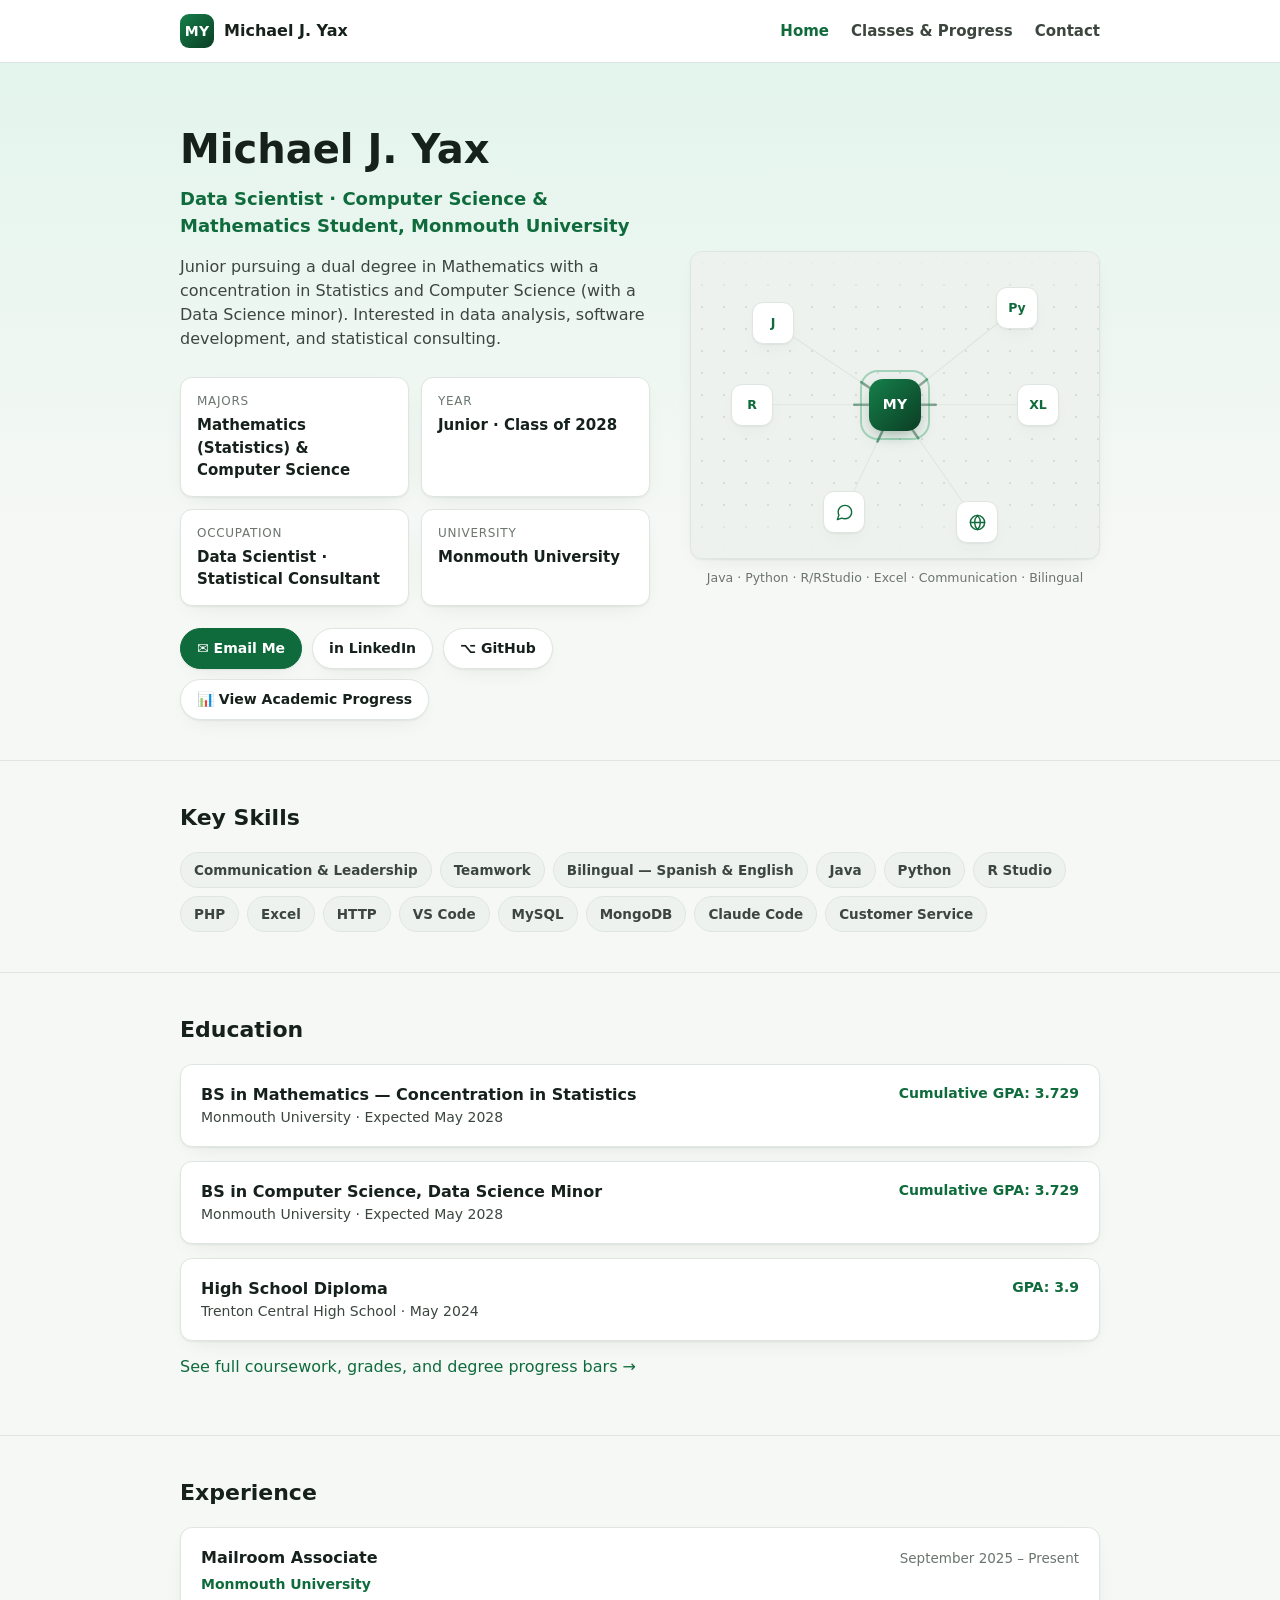
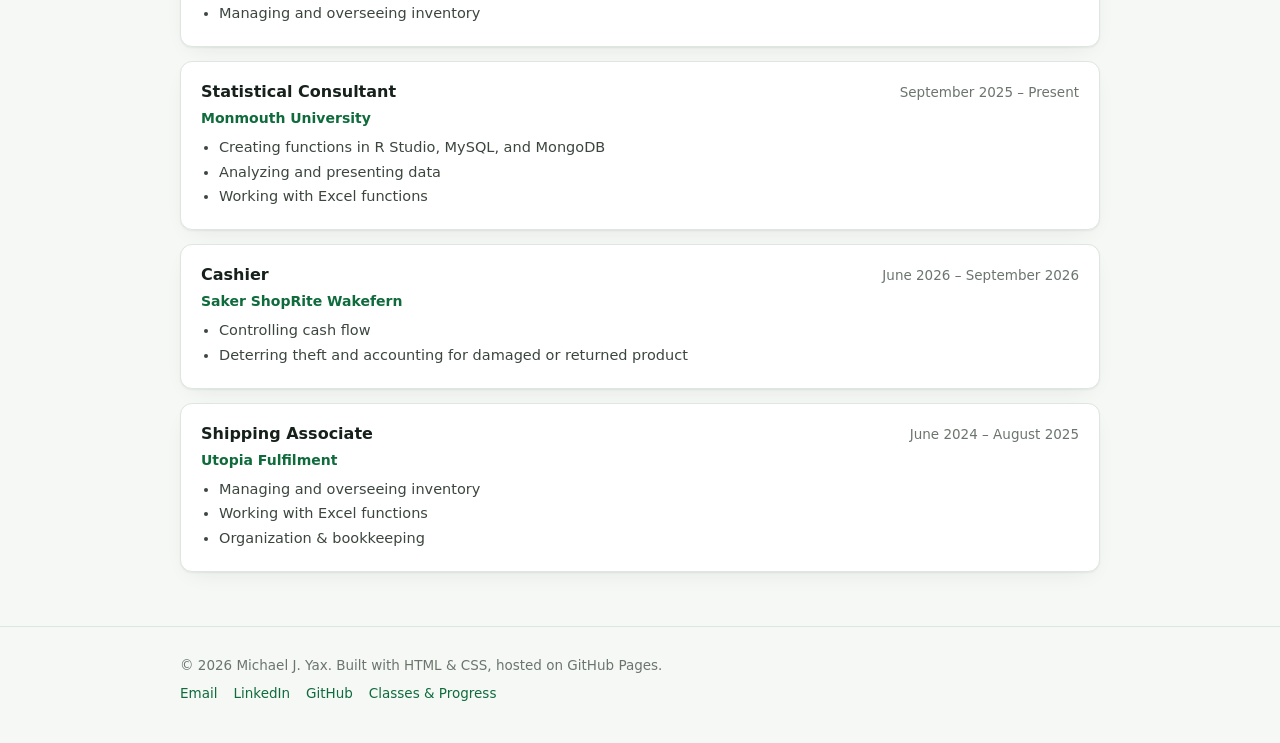
<file: index.html>
<!DOCTYPE html>
<html lang="en">
<head>
<meta charset="UTF-8">
<meta name="viewport" content="width=device-width, initial-scale=1.0">
<title>Michael J. Yax</title>
<meta name="description" content="Michael J. Yax — Data Scientist and Computer Science &amp; Mathematics student at Monmouth University.">
<link rel="icon" href="data:image/svg+xml,%3Csvg xmlns='http://www.w3.org/2000/svg' viewBox='0 0 32 32'%3E%3Crect width='32' height='32' rx='7' fill='%230f6b3c'/%3E%3Ctext x='16' y='22' font-size='15' font-family='Segoe UI,Arial' font-weight='700' fill='white' text-anchor='middle'%3EMY%3C/text%3E%3C/svg%3E">
<link rel="stylesheet" href="styles.css">
</head>
<body>

<header class="site">
  <nav class="nav">
    <a class="brand" href="index.html">
      <span class="mono">MY</span>
      Michael J. Yax
    </a>
    <button class="navtoggle" id="navToggle" aria-label="Toggle menu" aria-expanded="false">☰</button>
    <div class="navlinks" id="navLinks">
      <a href="index.html" class="active">Home</a>
      <a href="classes.html">Classes &amp; Progress</a>
      <a href="mailto:myax7295@gmail.com">Contact</a>
    </div>
  </nav>
</header>

<section class="hero">
  <div class="wrap hero-inner">
    <div class="hero-text">
      <h1>Michael J. Yax</h1>
      <p class="subtitle">Data Scientist · Computer Science &amp; Mathematics Student, Monmouth University</p>
      <p class="lead">Junior pursuing a dual degree in Mathematics with a concentration in Statistics and Computer Science (with a Data Science minor). Interested in data analysis, software development, and statistical consulting.</p>

      <div class="facts">
        <div class="fact">
          <div class="k">Majors</div>
          <div class="v">Mathematics (Statistics) &amp; Computer Science</div>
        </div>
        <div class="fact">
          <div class="k">Year</div>
          <div class="v">Junior · Class of 2028</div>
        </div>
        <div class="fact">
          <div class="k">Occupation</div>
          <div class="v">Data Scientist · Statistical Consultant</div>
        </div>
        <div class="fact">
          <div class="k">University</div>
          <div class="v">Monmouth University</div>
        </div>
      </div>

      <div class="linkrow">
        <a class="pill primary" href="mailto:myax7295@gmail.com">✉ Email Me</a>
        <a class="pill" href="https://www.linkedin.com/in/myax/" target="_blank" rel="noopener">in LinkedIn</a>
        <a class="pill" href="https://github.com/MiK32000" target="_blank" rel="noopener">⌥ GitHub</a>
        <a class="pill" href="classes.html">📊 View Academic Progress</a>
      </div>
    </div>

    <div class="orbit-panel" aria-hidden="true">
      <div class="orbit-card">
        <div class="orbit-dots"></div>
        <div class="orbit-fade"></div>
        <svg class="orbit-svg" viewBox="0 0 400 300" preserveAspectRatio="xMidYMid meet">
          <path d="M200,150 L80,70"   class="orbit-path-bg" />
          <path d="M200,150 L320,55"  class="orbit-path-bg" />
          <path d="M200,150 L60,150"  class="orbit-path-bg" />
          <path d="M200,150 L340,150" class="orbit-path-bg" />
          <path d="M200,150 L150,255" class="orbit-path-bg" />
          <path d="M200,150 L280,265" class="orbit-path-bg" />

          <path d="M200,150 L80,70"   class="orbit-path-anim" stroke="url(#og-1)" style="animation-delay:-0.3s" />
          <path d="M200,150 L320,55"  class="orbit-path-anim" stroke="url(#og-2)" style="animation-delay:-1.1s" />
          <path d="M200,150 L60,150"  class="orbit-path-anim" stroke="url(#og-3)" style="animation-delay:-2.0s" />
          <path d="M200,150 L340,150" class="orbit-path-anim" stroke="url(#og-4)" style="animation-delay:-0.7s" />
          <path d="M200,150 L150,255" class="orbit-path-anim" stroke="url(#og-5)" style="animation-delay:-1.6s" />
          <path d="M200,150 L280,265" class="orbit-path-anim" stroke="url(#og-6)" style="animation-delay:-2.4s" />

          <defs>
            <linearGradient id="og-1" gradientUnits="userSpaceOnUse" x1="200" y1="150" x2="80" y2="70">
              <stop offset="0%" stop-color="transparent" /><stop offset="50%" stop-color="var(--green-500)" stop-opacity="0.9" /><stop offset="100%" stop-color="transparent" />
            </linearGradient>
            <linearGradient id="og-2" gradientUnits="userSpaceOnUse" x1="200" y1="150" x2="320" y2="55">
              <stop offset="0%" stop-color="transparent" /><stop offset="50%" stop-color="var(--green-500)" stop-opacity="0.9" /><stop offset="100%" stop-color="transparent" />
            </linearGradient>
            <linearGradient id="og-3" gradientUnits="userSpaceOnUse" x1="200" y1="150" x2="60" y2="150">
              <stop offset="0%" stop-color="transparent" /><stop offset="50%" stop-color="var(--green-500)" stop-opacity="0.9" /><stop offset="100%" stop-color="transparent" />
            </linearGradient>
            <linearGradient id="og-4" gradientUnits="userSpaceOnUse" x1="200" y1="150" x2="340" y2="150">
              <stop offset="0%" stop-color="transparent" /><stop offset="50%" stop-color="var(--green-500)" stop-opacity="0.9" /><stop offset="100%" stop-color="transparent" />
            </linearGradient>
            <linearGradient id="og-5" gradientUnits="userSpaceOnUse" x1="200" y1="150" x2="150" y2="255">
              <stop offset="0%" stop-color="transparent" /><stop offset="50%" stop-color="var(--green-500)" stop-opacity="0.9" /><stop offset="100%" stop-color="transparent" />
            </linearGradient>
            <linearGradient id="og-6" gradientUnits="userSpaceOnUse" x1="200" y1="150" x2="280" y2="265">
              <stop offset="0%" stop-color="transparent" /><stop offset="50%" stop-color="var(--green-500)" stop-opacity="0.9" /><stop offset="100%" stop-color="transparent" />
            </linearGradient>
          </defs>
        </svg>

        <div class="orbit-center">MY</div>

        <div class="orbit-node" style="left:20%; top:23.33%; animation-delay:.1s;"><span class="mark">J</span></div>
        <div class="orbit-node" style="left:80%; top:18.33%; animation-delay:.2s;"><span class="mark">Py</span></div>
        <div class="orbit-node" style="left:15%; top:50%; animation-delay:.3s;"><span class="mark">R</span></div>
        <div class="orbit-node" style="left:85%; top:50%; animation-delay:.4s;"><span class="mark">XL</span></div>
        <div class="orbit-node" style="left:37.5%; top:85%; animation-delay:.5s;" title="Communication">
          <svg viewBox="0 0 24 24" fill="none" stroke="currentColor" stroke-width="1.8" stroke-linecap="round" stroke-linejoin="round"><path d="M21 11.5a8.38 8.38 0 0 1-.9 3.8 8.5 8.5 0 0 1-7.6 4.7 8.38 8.38 0 0 1-3.8-.9L3 21l1.9-5.7a8.38 8.38 0 0 1-.9-3.8 8.5 8.5 0 0 1 4.7-7.6 8.38 8.38 0 0 1 3.8-.9h.5a8.48 8.48 0 0 1 8 8v.5z"/></svg>
        </div>
        <div class="orbit-node" style="left:70%; top:88.33%; animation-delay:.6s;" title="Bilingual">
          <svg viewBox="0 0 24 24" fill="none" stroke="currentColor" stroke-width="1.8" stroke-linecap="round" stroke-linejoin="round"><circle cx="12" cy="12" r="9"/><path d="M3 12h18M12 3a13 13 0 0 1 0 18 13 13 0 0 1 0-18z"/></svg>
        </div>
      </div>
      <p class="orbit-caption">Java · Python · R/RStudio · Excel · Communication · Bilingual</p>
    </div>
  </div>
</section>

<section class="block">
  <div class="wrap">
    <h2>Key Skills</h2>
    <div class="badges">
      <span class="badge">Communication &amp; Leadership</span>
      <span class="badge">Teamwork</span>
      <span class="badge">Bilingual — Spanish &amp; English</span>
      <span class="badge">Java</span>
      <span class="badge">Python</span>
      <span class="badge">R Studio</span>
      <span class="badge">PHP</span>
      <span class="badge">Excel</span>
      <span class="badge">HTTP</span>
      <span class="badge">VS Code</span>
      <span class="badge">MySQL</span>
      <span class="badge">MongoDB</span>
      <span class="badge">Claude Code</span>
      <span class="badge">Customer Service</span>
    </div>
  </div>
</section>

<section class="block">
  <div class="wrap">
    <h2>Education</h2>
    <div class="card edu-card">
      <div>
        <div class="name">BS in Mathematics — Concentration in Statistics</div>
        <div class="school">Monmouth University · Expected May 2028</div>
      </div>
      <div class="gpa">Cumulative GPA: 3.729</div>
    </div>
    <div class="card edu-card">
      <div>
        <div class="name">BS in Computer Science, Data Science Minor</div>
        <div class="school">Monmouth University · Expected May 2028</div>
      </div>
      <div class="gpa">Cumulative GPA: 3.729</div>
    </div>
    <div class="card edu-card">
      <div>
        <div class="name">High School Diploma</div>
        <div class="school">Trenton Central High School · May 2024</div>
      </div>
      <div class="gpa">GPA: 3.9</div>
    </div>
    <p class="cta-inline"><a href="classes.html">See full coursework, grades, and degree progress bars →</a></p>
  </div>
</section>

<section class="block">
  <div class="wrap">
    <h2>Experience</h2>

    <div class="card">
      <div class="row-top">
        <span class="title">Mailroom Associate</span>
        <span class="dates">September 2025 – Present</span>
      </div>
      <div class="org">Monmouth University</div>
      <ul>
        <li>Managing and overseeing inventory</li>
      </ul>
    </div>

    <div class="card">
      <div class="row-top">
        <span class="title">Statistical Consultant</span>
        <span class="dates">September 2025 – Present</span>
      </div>
      <div class="org">Monmouth University</div>
      <ul>
        <li>Creating functions in R Studio, MySQL, and MongoDB</li>
        <li>Analyzing and presenting data</li>
        <li>Working with Excel functions</li>
      </ul>
    </div>

    <div class="card">
      <div class="row-top">
        <span class="title">Cashier</span>
        <span class="dates">June 2026 – September 2026</span>
      </div>
      <div class="org">Saker ShopRite Wakefern</div>
      <ul>
        <li>Controlling cash flow</li>
        <li>Deterring theft and accounting for damaged or returned product</li>
      </ul>
    </div>

    <div class="card">
      <div class="row-top">
        <span class="title">Shipping Associate</span>
        <span class="dates">June 2024 – August 2025</span>
      </div>
      <div class="org">Utopia Fulfilment</div>
      <ul>
        <li>Managing and overseeing inventory</li>
        <li>Working with Excel functions</li>
        <li>Organization &amp; bookkeeping</li>
      </ul>
    </div>
  </div>
</section>

<footer class="site">
  <div class="wrap">
    <div>© <span id="year"></span> Michael J. Yax. Built with HTML &amp; CSS, hosted on GitHub Pages.</div>
    <div class="flinks">
      <a href="mailto:myax7295@gmail.com">Email</a>
      <a href="https://www.linkedin.com/in/myax/" target="_blank" rel="noopener">LinkedIn</a>
      <a href="https://github.com/MiK32000" target="_blank" rel="noopener">GitHub</a>
      <a href="classes.html">Classes &amp; Progress</a>
    </div>
  </div>
</footer>

<script src="script.js"></script>
</body>
</html>
</file>
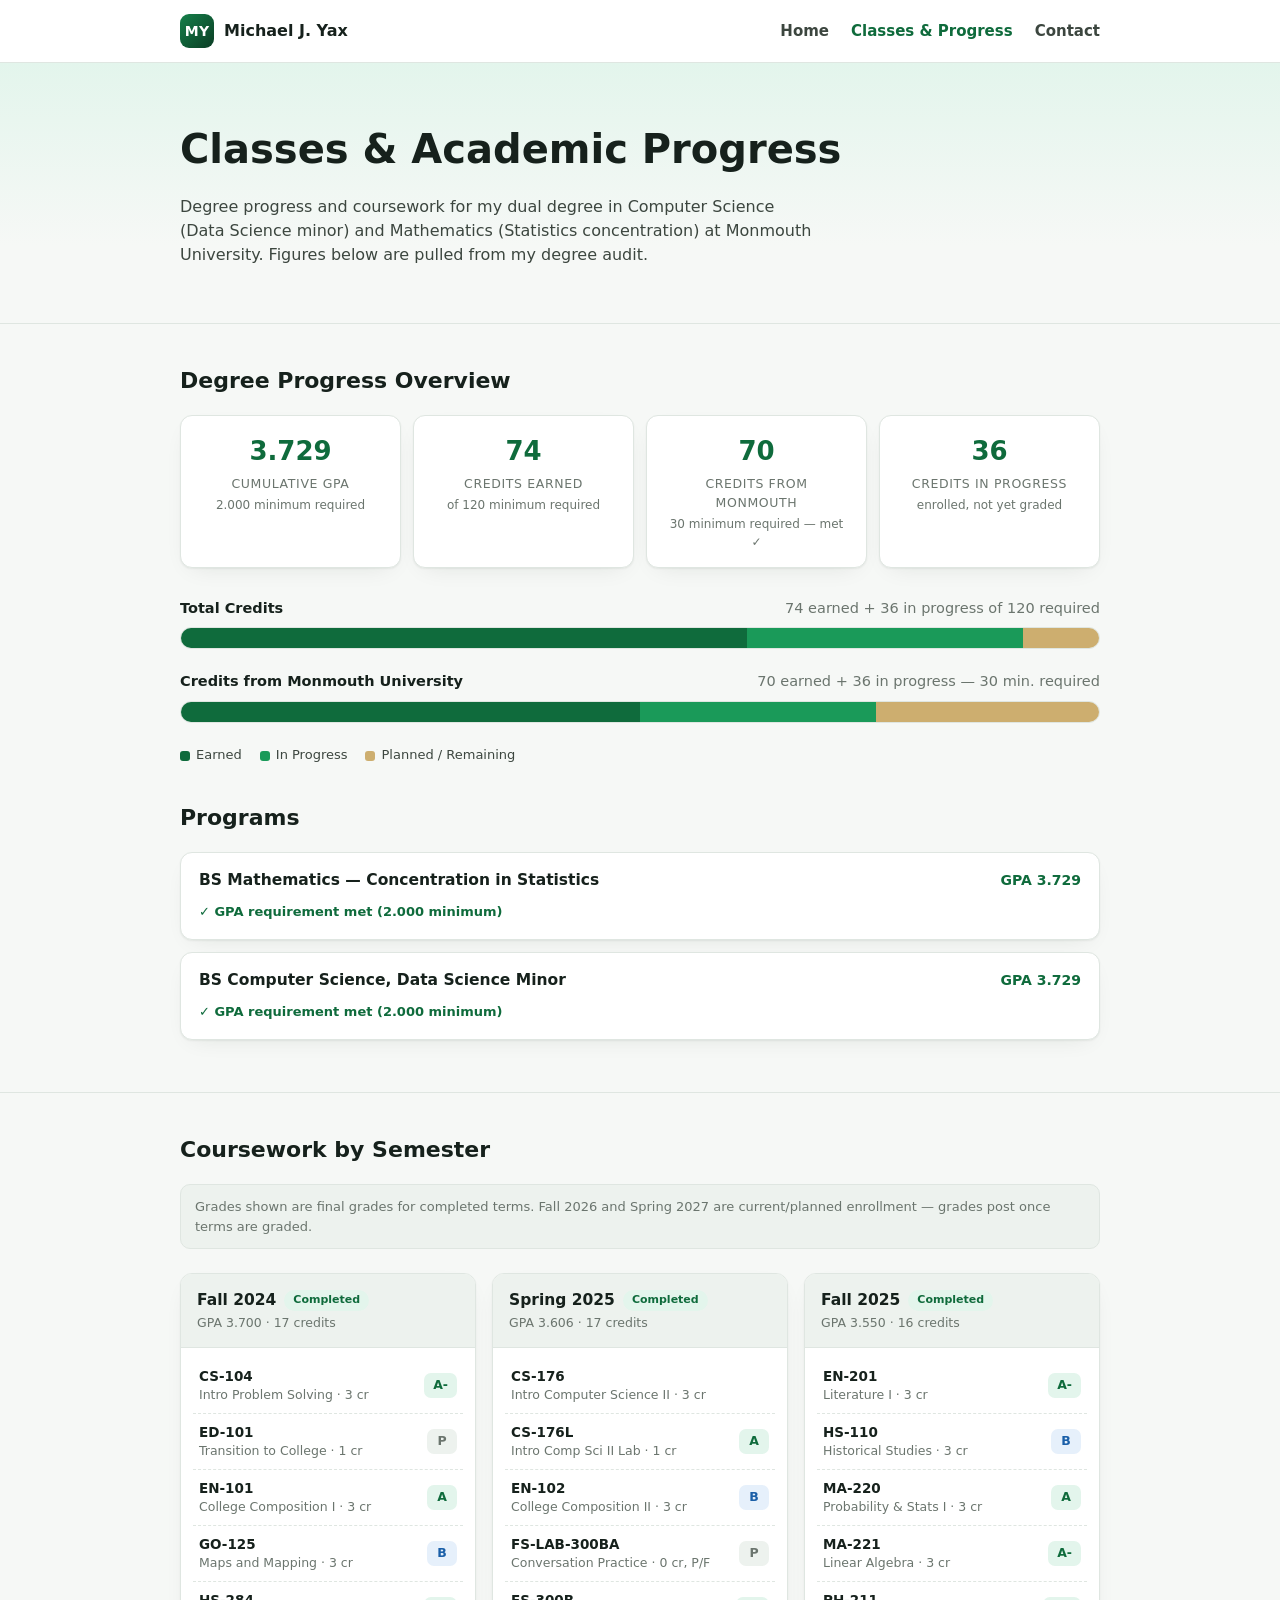
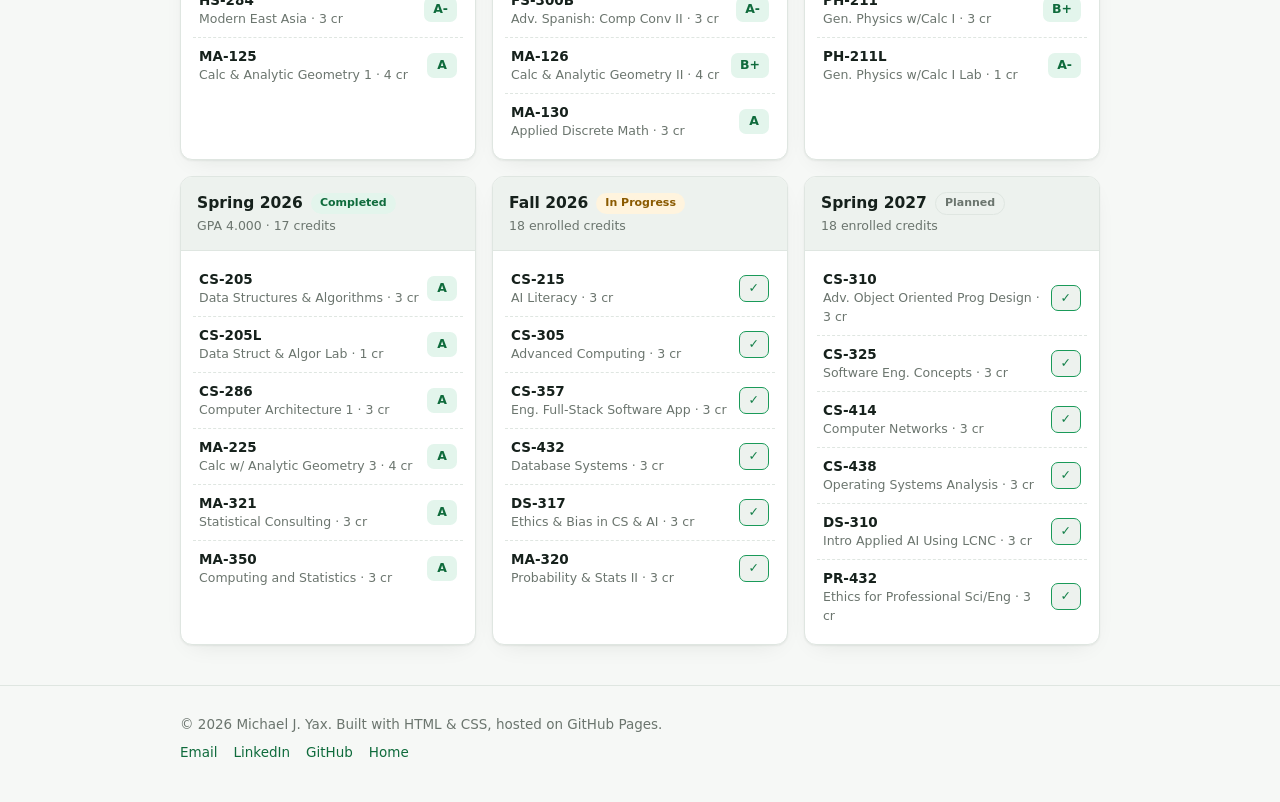
<file: classes.html>
<!DOCTYPE html>
<html lang="en">
<head>
<meta charset="UTF-8">
<meta name="viewport" content="width=device-width, initial-scale=1.0">
<title>Classes & Progress — Michael J. Yax</title>
<meta name="description" content="Coursework, grades, and degree progress for Michael J. Yax at Monmouth University.">
<link rel="icon" href="data:image/svg+xml,%3Csvg xmlns='http://www.w3.org/2000/svg' viewBox='0 0 32 32'%3E%3Crect width='32' height='32' rx='7' fill='%230f6b3c'/%3E%3Ctext x='16' y='22' font-size='15' font-family='Segoe UI,Arial' font-weight='700' fill='white' text-anchor='middle'%3EMY%3C/text%3E%3C/svg%3E">
<link rel="stylesheet" href="styles.css">
</head>
<body>

<header class="site">
  <nav class="nav">
    <a class="brand" href="index.html">
      <span class="mono">MY</span>
      Michael J. Yax
    </a>
    <button class="navtoggle" id="navToggle" aria-label="Toggle menu" aria-expanded="false">☰</button>
    <div class="navlinks" id="navLinks">
      <a href="index.html">Home</a>
      <a href="classes.html" class="active">Classes &amp; Progress</a>
      <a href="mailto:myax7295@gmail.com">Contact</a>
    </div>
  </nav>
</header>

<section class="hero">
  <div class="wrap">
    <h1>Classes &amp; Academic Progress</h1>
    <p class="lead">Degree progress and coursework for my dual degree in Computer Science (Data Science minor) and Mathematics (Statistics concentration) at Monmouth University. Figures below are pulled from my degree audit.</p>
  </div>
</section>

<section class="block">
  <div class="wrap">
    <h2>Degree Progress Overview</h2>

    <div class="stat-grid">
      <div class="stat-card">
        <div class="num">3.729</div>
        <div class="lab">Cumulative GPA</div>
        <div class="sub">2.000 minimum required</div>
      </div>
      <div class="stat-card">
        <div class="num">74</div>
        <div class="lab">Credits Earned</div>
        <div class="sub">of 120 minimum required</div>
      </div>
      <div class="stat-card">
        <div class="num">70</div>
        <div class="lab">Credits from Monmouth</div>
        <div class="sub">30 minimum required — met ✓</div>
      </div>
      <div class="stat-card">
        <div class="num">36</div>
        <div class="lab">Credits In Progress</div>
        <div class="sub">enrolled, not yet graded</div>
      </div>
    </div>

    <div class="progress-block">
      <div class="plabel">
        <span class="name">Total Credits</span>
        <span class="stat">74 earned + 36 in progress of 120 required</span>
      </div>
      <div class="progress-track">
        <div class="progress-seg earned" data-target="61.7" style="width:0"></div>
        <div class="progress-seg inprogress" data-target="30" style="width:0"></div>
        <div class="progress-seg needed" data-target="8.3" style="width:0"></div>
      </div>
    </div>

    <div class="progress-block">
      <div class="plabel">
        <span class="name">Credits from Monmouth University</span>
        <span class="stat">70 earned + 36 in progress — 30 min. required</span>
      </div>
      <div class="progress-track">
        <div class="progress-seg earned" data-target="50" style="width:0"></div>
        <div class="progress-seg inprogress" data-target="25.7" style="width:0"></div>
        <div class="progress-seg needed" data-target="24.3" style="width:0"></div>
      </div>
    </div>

    <div class="legend">
      <span class="earned"><span class="dot"></span>Earned</span>
      <span class="inprogress"><span class="dot"></span>In Progress</span>
      <span class="needed"><span class="dot"></span>Planned / Remaining</span>
    </div>

    <h2 style="margin-top:36px;">Programs</h2>
    <div class="program-card">
      <div class="row-top">
        <span class="pname">BS Mathematics — Concentration in Statistics</span>
        <span class="pgpa">GPA 3.729</span>
      </div>
      <div class="met">✓ GPA requirement met (2.000 minimum)</div>
    </div>
    <div class="program-card">
      <div class="row-top">
        <span class="pname">BS Computer Science, Data Science Minor</span>
        <span class="pgpa">GPA 3.729</span>
      </div>
      <div class="met">✓ GPA requirement met (2.000 minimum)</div>
    </div>
  </div>
</section>

<section class="block">
  <div class="wrap">
    <h2>Coursework by Semester</h2>
    <p class="note">Grades shown are final grades for completed terms. Fall 2026 and Spring 2027 are current/planned enrollment — grades post once terms are graded.</p>

    <div class="term-grid" id="termGrid">

      <div class="term-card">
        <div class="term-head">
          <span class="term-name">Fall 2024</span><span class="term-status done">Completed</span>
          <div class="term-meta">GPA 3.700 · 17 credits</div>
        </div>
        <ul class="course-list">
          <li class="course-item"><div class="cinfo"><span class="ccode">CS-104</span><span class="cname">Intro Problem Solving · 3 cr</span></div><span class="grade">A-</span></li>
          <li class="course-item"><div class="cinfo"><span class="ccode">ED-101</span><span class="cname">Transition to College · 1 cr</span></div><span class="grade pass">P</span></li>
          <li class="course-item"><div class="cinfo"><span class="ccode">EN-101</span><span class="cname">College Composition I · 3 cr</span></div><span class="grade">A</span></li>
          <li class="course-item"><div class="cinfo"><span class="ccode">GO-125</span><span class="cname">Maps and Mapping · 3 cr</span></div><span class="grade b">B</span></li>
          <li class="course-item"><div class="cinfo"><span class="ccode">HS-284</span><span class="cname">Modern East Asia · 3 cr</span></div><span class="grade">A-</span></li>
          <li class="course-item"><div class="cinfo"><span class="ccode">MA-125</span><span class="cname">Calc &amp; Analytic Geometry 1 · 4 cr</span></div><span class="grade">A</span></li>
        </ul>
      </div>

      <div class="term-card">
        <div class="term-head">
          <span class="term-name">Spring 2025</span><span class="term-status done">Completed</span>
          <div class="term-meta">GPA 3.606 · 17 credits</div>
        </div>
        <ul class="course-list">
          <li class="course-item"><div class="cinfo"><span class="ccode">CS-176</span><span class="cname">Intro Computer Science II · 3 cr</span></div></li>
          <li class="course-item"><div class="cinfo"><span class="ccode">CS-176L</span><span class="cname">Intro Comp Sci II Lab · 1 cr</span></div><span class="grade">A</span></li>
          <li class="course-item"><div class="cinfo"><span class="ccode">EN-102</span><span class="cname">College Composition II · 3 cr</span></div><span class="grade b">B</span></li>
          <li class="course-item"><div class="cinfo"><span class="ccode">FS-LAB-300BA</span><span class="cname">Conversation Practice · 0 cr, P/F</span></div><span class="grade pass">P</span></li>
          <li class="course-item"><div class="cinfo"><span class="ccode">FS-300B</span><span class="cname">Adv. Spanish: Comp Conv II · 3 cr</span></div><span class="grade">A-</span></li>
          <li class="course-item"><div class="cinfo"><span class="ccode">MA-126</span><span class="cname">Calc &amp; Analytic Geometry II · 4 cr</span></div><span class="grade">B+</span></li>
          <li class="course-item"><div class="cinfo"><span class="ccode">MA-130</span><span class="cname">Applied Discrete Math · 3 cr</span></div><span class="grade">A</span></li>
        </ul>
      </div>

      <div class="term-card">
        <div class="term-head">
          <span class="term-name">Fall 2025</span><span class="term-status done">Completed</span>
          <div class="term-meta">GPA 3.550 · 16 credits</div>
        </div>
        <ul class="course-list">
          <li class="course-item"><div class="cinfo"><span class="ccode">EN-201</span><span class="cname">Literature I · 3 cr</span></div><span class="grade">A-</span></li>
          <li class="course-item"><div class="cinfo"><span class="ccode">HS-110</span><span class="cname">Historical Studies · 3 cr</span></div><span class="grade b">B</span></li>
          <li class="course-item"><div class="cinfo"><span class="ccode">MA-220</span><span class="cname">Probability &amp; Stats I · 3 cr</span></div><span class="grade">A</span></li>
          <li class="course-item"><div class="cinfo"><span class="ccode">MA-221</span><span class="cname">Linear Algebra · 3 cr</span></div><span class="grade">A-</span></li>
          <li class="course-item"><div class="cinfo"><span class="ccode">PH-211</span><span class="cname">Gen. Physics w/Calc I · 3 cr</span></div><span class="grade">B+</span></li>
          <li class="course-item"><div class="cinfo"><span class="ccode">PH-211L</span><span class="cname">Gen. Physics w/Calc I Lab · 1 cr</span></div><span class="grade">A-</span></li>
        </ul>
      </div>

      <div class="term-card">
        <div class="term-head">
          <span class="term-name">Spring 2026</span><span class="term-status done">Completed</span>
          <div class="term-meta">GPA 4.000 · 17 credits</div>
        </div>
        <ul class="course-list">
          <li class="course-item"><div class="cinfo"><span class="ccode">CS-205</span><span class="cname">Data Structures &amp; Algorithms · 3 cr</span></div><span class="grade">A</span></li>
          <li class="course-item"><div class="cinfo"><span class="ccode">CS-205L</span><span class="cname">Data Struct &amp; Algor Lab · 1 cr</span></div><span class="grade">A</span></li>
          <li class="course-item"><div class="cinfo"><span class="ccode">CS-286</span><span class="cname">Computer Architecture 1 · 3 cr</span></div><span class="grade">A</span></li>
          <li class="course-item"><div class="cinfo"><span class="ccode">MA-225</span><span class="cname">Calc w/ Analytic Geometry 3 · 4 cr</span></div><span class="grade">A</span></li>
          <li class="course-item"><div class="cinfo"><span class="ccode">MA-321</span><span class="cname">Statistical Consulting · 3 cr</span></div><span class="grade">A</span></li>
          <li class="course-item"><div class="cinfo"><span class="ccode">MA-350</span><span class="cname">Computing and Statistics · 3 cr</span></div><span class="grade">A</span></li>
        </ul>
      </div>

      <div class="term-card">
        <div class="term-head">
          <span class="term-name">Fall 2026</span><span class="term-status progress">In Progress</span>
          <div class="term-meta">18 enrolled credits</div>
        </div>
        <ul class="course-list">
          <li class="course-item"><div class="cinfo"><span class="ccode">CS-215</span><span class="cname">AI Literacy · 3 cr</span></div><span class="grade enrolled">✓</span></li>
          <li class="course-item"><div class="cinfo"><span class="ccode">CS-305</span><span class="cname">Advanced Computing · 3 cr</span></div><span class="grade enrolled">✓</span></li>
          <li class="course-item"><div class="cinfo"><span class="ccode">CS-357</span><span class="cname">Eng. Full-Stack Software App · 3 cr</span></div><span class="grade enrolled">✓</span></li>
          <li class="course-item"><div class="cinfo"><span class="ccode">CS-432</span><span class="cname">Database Systems · 3 cr</span></div><span class="grade enrolled">✓</span></li>
          <li class="course-item"><div class="cinfo"><span class="ccode">DS-317</span><span class="cname">Ethics &amp; Bias in CS &amp; AI · 3 cr</span></div><span class="grade enrolled">✓</span></li>
          <li class="course-item"><div class="cinfo"><span class="ccode">MA-320</span><span class="cname">Probability &amp; Stats II · 3 cr</span></div><span class="grade enrolled">✓</span></li>
        </ul>
      </div>

      <div class="term-card">
        <div class="term-head">
          <span class="term-name">Spring 2027</span><span class="term-status planned">Planned</span>
          <div class="term-meta">18 enrolled credits</div>
        </div>
        <ul class="course-list">
          <li class="course-item"><div class="cinfo"><span class="ccode">CS-310</span><span class="cname">Adv. Object Oriented Prog Design · 3 cr</span></div><span class="grade enrolled">✓</span></li>
          <li class="course-item"><div class="cinfo"><span class="ccode">CS-325</span><span class="cname">Software Eng. Concepts · 3 cr</span></div><span class="grade enrolled">✓</span></li>
          <li class="course-item"><div class="cinfo"><span class="ccode">CS-414</span><span class="cname">Computer Networks · 3 cr</span></div><span class="grade enrolled">✓</span></li>
          <li class="course-item"><div class="cinfo"><span class="ccode">CS-438</span><span class="cname">Operating Systems Analysis · 3 cr</span></div><span class="grade enrolled">✓</span></li>
          <li class="course-item"><div class="cinfo"><span class="ccode">DS-310</span><span class="cname">Intro Applied AI Using LCNC · 3 cr</span></div><span class="grade enrolled">✓</span></li>
          <li class="course-item"><div class="cinfo"><span class="ccode">PR-432</span><span class="cname">Ethics for Professional Sci/Eng · 3 cr</span></div><span class="grade enrolled">✓</span></li>
        </ul>
      </div>

    </div>
  </div>
</section>

<footer class="site">
  <div class="wrap">
    <div>© <span id="year"></span> Michael J. Yax. Built with HTML &amp; CSS, hosted on GitHub Pages.</div>
    <div class="flinks">
      <a href="mailto:myax7295@gmail.com">Email</a>
      <a href="https://www.linkedin.com/in/myax/" target="_blank" rel="noopener">LinkedIn</a>
      <a href="https://github.com/MiK32000" target="_blank" rel="noopener">GitHub</a>
      <a href="index.html">Home</a>
    </div>
  </div>
</footer>

<script src="script.js"></script>
</body>
</html>
</file>
<file: styles.css>
:root {
  --green-900: #0b3d24;
  --green-700: #0f6b3c;
  --green-600: #15804a;
  --green-500: #1a9a59;
  --green-100: #e3f5ec;
  --tan-400: #cdae6f;
  --ink-900: #16211c;
  --ink-700: #3c463f;
  --ink-500: #6b756e;
  --paper-0: #ffffff;
  --paper-50: #f6f8f6;
  --paper-100: #edf2ee;
  --border: #dfe6e1;
  --radius: 12px;
  --shadow: 0 1px 2px rgba(16, 33, 22, 0.06), 0 8px 24px -12px rgba(16, 33, 22, 0.12);
  --max-w: 960px;
}

@media (prefers-color-scheme: dark) {
  :root {
    --green-100: #123123;
    --ink-900: #eef3ef;
    --ink-700: #c7d1cb;
    --ink-500: #93a099;
    --paper-0: #10160f;
    --paper-50: #141c13;
    --paper-100: #1a231a;
    --border: #263229;
    --shadow: 0 1px 2px rgba(0, 0, 0, 0.3), 0 8px 24px -12px rgba(0, 0, 0, 0.5);
  }
}

* { box-sizing: border-box; }
html { scroll-behavior: smooth; }

body {
  margin: 0;
  font-family: "Segoe UI", system-ui, -apple-system, Roboto, Helvetica, Arial, sans-serif;
  background: var(--paper-50);
  color: var(--ink-900);
  line-height: 1.5;
  -webkit-font-smoothing: antialiased;
}

a { color: var(--green-700); text-decoration: none; }
a:hover { text-decoration: underline; }

img { max-width: 100%; }

.wrap {
  max-width: var(--max-w);
  margin: 0 auto;
  padding: 0 20px;
}

/* Header / Nav */
header.site {
  position: sticky;
  top: 0;
  z-index: 20;
  background: var(--paper-0);
  border-bottom: 1px solid var(--border);
}

.nav {
  display: flex;
  align-items: center;
  justify-content: space-between;
  padding: 14px 20px;
  max-width: var(--max-w);
  margin: 0 auto;
}

.brand {
  display: flex;
  align-items: center;
  gap: 10px;
  font-weight: 700;
  color: var(--ink-900);
}

.brand .mono {
  width: 34px;
  height: 34px;
  border-radius: 9px;
  background: linear-gradient(135deg, var(--green-600), var(--green-900));
  color: #fff;
  display: flex;
  align-items: center;
  justify-content: center;
  font-size: 14px;
  letter-spacing: 0.02em;
}

.navlinks {
  display: flex;
  gap: 22px;
  align-items: center;
}

.navlinks a {
  color: var(--ink-700);
  font-weight: 600;
  font-size: 15px;
}

.navlinks a.active { color: var(--green-700); }

.navtoggle {
  display: none;
  background: none;
  border: 1px solid var(--border);
  border-radius: 8px;
  padding: 8px 10px;
  cursor: pointer;
  color: var(--ink-900);
}

@media (max-width: 640px) {
  .navtoggle { display: inline-flex; }
  .navlinks {
    position: absolute;
    top: 60px;
    right: 20px;
    left: 20px;
    background: var(--paper-0);
    border: 1px solid var(--border);
    border-radius: var(--radius);
    box-shadow: var(--shadow);
    flex-direction: column;
    align-items: flex-start;
    padding: 14px 18px;
    gap: 14px;
    display: none;
  }
  .navlinks.open { display: flex; }
}

/* Hero */
.hero {
  padding: 56px 0 40px;
  border-bottom: 1px solid var(--border);
  background: linear-gradient(180deg, var(--green-100), transparent 70%);
}

.hero h1 {
  font-size: clamp(28px, 5vw, 40px);
  margin: 0 0 6px;
  color: var(--ink-900);
}

.hero .subtitle {
  font-size: 18px;
  color: var(--green-700);
  font-weight: 600;
  margin: 0 0 16px;
}

.hero p.lead {
  max-width: 640px;
  color: var(--ink-700);
  font-size: 16px;
}

.hero-inner {
  display: flex;
  align-items: center;
  gap: 40px;
  flex-wrap: wrap;
}

.hero-text {
  flex: 1 1 360px;
  min-width: 0;
}

.orbit-panel {
  flex: 1 1 300px;
  max-width: 420px;
  margin: 0 auto;
}

.orbit-card {
  position: relative;
  aspect-ratio: 4 / 3;
  background: var(--paper-100);
  border: 1px solid var(--border);
  border-radius: var(--radius);
  overflow: hidden;
  box-shadow: var(--shadow);
}

.orbit-dots {
  position: absolute;
  inset: 0;
  background-image: radial-gradient(circle, var(--ink-500) 1px, transparent 1px);
  background-size: 22px 22px;
  opacity: 0.18;
}

.orbit-fade {
  position: absolute;
  inset: 0;
  background: linear-gradient(to bottom, var(--paper-100) 0%, transparent 18%, transparent 82%, var(--paper-100) 100%);
  pointer-events: none;
}

.orbit-svg {
  position: absolute;
  inset: 0;
  width: 100%;
  height: 100%;
}

.orbit-path-bg {
  stroke: var(--border);
  stroke-width: 1;
  fill: none;
}

.orbit-path-anim {
  stroke-width: 2.5;
  fill: none;
  stroke-linecap: round;
  stroke-dasharray: 40 400;
  animation: orbit-dash 3.6s linear infinite;
}

.orbit-center {
  position: absolute;
  top: 50%;
  left: 50%;
  transform: translate(-50%, -50%);
  z-index: 3;
  width: 52px;
  height: 52px;
  border-radius: 14px;
  background: linear-gradient(135deg, var(--green-600), var(--green-900));
  color: #fff;
  display: flex;
  align-items: center;
  justify-content: center;
  font-weight: 800;
  font-size: 14px;
  letter-spacing: 0.02em;
  box-shadow: 0 6px 18px -6px rgba(11, 61, 36, 0.5);
}

.orbit-center::after {
  content: "";
  position: absolute;
  inset: -9px;
  border-radius: 18px;
  border: 2px solid var(--green-500);
  opacity: 0.35;
  animation: orbit-pulse 3s ease-in-out infinite;
}

.orbit-node {
  position: absolute;
  width: 42px;
  height: 42px;
  border-radius: 11px;
  background: var(--paper-0);
  border: 1px solid var(--border);
  display: flex;
  align-items: center;
  justify-content: center;
  color: var(--ink-900);
  box-shadow: var(--shadow);
  transform: translate(-50%, -50%);
  opacity: 0;
  z-index: 2;
  animation: orbit-node-in 0.5s ease forwards;
}

.orbit-node .mark {
  font-weight: 800;
  font-size: 12.5px;
  color: var(--green-700);
}

.orbit-node svg {
  width: 19px;
  height: 19px;
  color: var(--green-700);
}

.orbit-caption {
  text-align: center;
  font-size: 12.5px;
  color: var(--ink-500);
  margin: 10px 0 0;
}

@keyframes orbit-node-in {
  from { opacity: 0; transform: translate(-50%, -50%) scale(0.7); }
  to { opacity: 1; transform: translate(-50%, -50%) scale(1); }
}

@keyframes orbit-pulse {
  0%, 100% { transform: scale(1); opacity: 0.35; }
  50% { transform: scale(1.12); opacity: 0; }
}

@keyframes orbit-dash {
  from { stroke-dashoffset: 440; }
  to { stroke-dashoffset: 0; }
}

@media (max-width: 640px) {
  .orbit-panel { max-width: 340px; }
}

.facts {
  display: grid;
  grid-template-columns: repeat(auto-fit, minmax(180px, 1fr));
  gap: 12px;
  margin: 26px 0 22px;
}

.fact {
  background: var(--paper-0);
  border: 1px solid var(--border);
  border-radius: var(--radius);
  padding: 14px 16px;
  box-shadow: var(--shadow);
}

.fact .k {
  font-size: 12px;
  text-transform: uppercase;
  letter-spacing: 0.06em;
  color: var(--ink-500);
  margin-bottom: 4px;
}

.fact .v {
  font-size: 15px;
  font-weight: 700;
  color: var(--ink-900);
}

.linkrow {
  display: flex;
  flex-wrap: wrap;
  gap: 10px;
  margin-top: 8px;
}

.pill {
  display: inline-flex;
  align-items: center;
  gap: 8px;
  padding: 9px 16px;
  border-radius: 999px;
  border: 1px solid var(--border);
  background: var(--paper-0);
  color: var(--ink-900);
  font-weight: 600;
  font-size: 14px;
  box-shadow: var(--shadow);
}

.pill:hover { border-color: var(--green-600); text-decoration: none; }

.pill.primary {
  background: var(--green-700);
  border-color: var(--green-700);
  color: #fff;
}

/* Sections */
section.block {
  padding: 40px 0;
  border-bottom: 1px solid var(--border);
}

section.block h2 {
  font-size: 22px;
  margin: 0 0 18px;
  color: var(--ink-900);
}

.badges {
  display: flex;
  flex-wrap: wrap;
  gap: 8px;
}

.badge {
  background: var(--paper-100);
  border: 1px solid var(--border);
  color: var(--ink-700);
  padding: 7px 13px;
  border-radius: 999px;
  font-size: 13.5px;
  font-weight: 600;
}

/* Experience cards */
.card {
  background: var(--paper-0);
  border: 1px solid var(--border);
  border-radius: var(--radius);
  padding: 18px 20px;
  box-shadow: var(--shadow);
  margin-bottom: 14px;
}

.card .row-top {
  display: flex;
  justify-content: space-between;
  align-items: baseline;
  flex-wrap: wrap;
  gap: 6px;
  margin-bottom: 4px;
}

.card .title { font-weight: 700; font-size: 16px; color: var(--ink-900); }
.card .org { color: var(--green-700); font-weight: 600; font-size: 14px; }
.card .dates { color: var(--ink-500); font-size: 13.5px; white-space: nowrap; }
.card ul { margin: 8px 0 0; padding-left: 18px; color: var(--ink-700); font-size: 14.5px; }
.card ul li { margin-bottom: 3px; }

.edu-card { display: flex; justify-content: space-between; flex-wrap: wrap; gap: 8px; }
.edu-card .name { font-weight: 700; }
.edu-card .school { color: var(--ink-700); font-size: 14px; }
.edu-card .gpa { color: var(--green-700); font-weight: 700; font-size: 14px; }

.cta-inline {
  margin-top: 6px;
}

footer.site {
  padding: 28px 0 40px;
  color: var(--ink-500);
  font-size: 13.5px;
}

footer.site .flinks { display: flex; gap: 16px; margin-top: 8px; flex-wrap: wrap; }

/* ---- Progress bars (classes page) ---- */
.progress-track {
  width: 100%;
  height: 22px;
  background: var(--paper-100);
  border: 1px solid var(--border);
  border-radius: 999px;
  overflow: hidden;
  display: flex;
}

.progress-seg {
  height: 100%;
  display: flex;
  align-items: center;
  justify-content: center;
  color: #fff;
  font-size: 12px;
  font-weight: 700;
  transition: width 900ms ease;
  width: 0;
}

.progress-seg.earned { background: var(--green-700); }
.progress-seg.inprogress { background: var(--green-500); color: #06301b; }
.progress-seg.needed { background: var(--tan-400); color: #4a3b16; }

.progress-block { margin-bottom: 22px; }
.progress-block .plabel {
  display: flex;
  justify-content: space-between;
  align-items: baseline;
  margin-bottom: 8px;
  font-size: 14.5px;
}
.progress-block .plabel .name { font-weight: 700; color: var(--ink-900); }
.progress-block .plabel .stat { color: var(--ink-500); }

.legend { display: flex; gap: 18px; flex-wrap: wrap; margin: 14px 0 6px; font-size: 13px; color: var(--ink-700); }
.legend span.dot { display: inline-block; width: 10px; height: 10px; border-radius: 3px; margin-right: 6px; vertical-align: middle; }
.legend .earned .dot { background: var(--green-700); }
.legend .inprogress .dot { background: var(--green-500); }
.legend .needed .dot { background: var(--tan-400); }

.stat-grid {
  display: grid;
  grid-template-columns: repeat(auto-fit, minmax(160px, 1fr));
  gap: 12px;
  margin: 18px 0 30px;
}

.stat-card {
  background: var(--paper-0);
  border: 1px solid var(--border);
  border-radius: var(--radius);
  padding: 16px 18px;
  box-shadow: var(--shadow);
  text-align: center;
}

.stat-card .num { font-size: 26px; font-weight: 800; color: var(--green-700); }
.stat-card .lab { font-size: 12.5px; color: var(--ink-500); margin-top: 4px; text-transform: uppercase; letter-spacing: 0.05em; }
.stat-card .sub { font-size: 12px; color: var(--ink-500); margin-top: 2px; }

.program-card {
  background: var(--paper-0);
  border: 1px solid var(--border);
  border-radius: var(--radius);
  padding: 16px 18px;
  box-shadow: var(--shadow);
  margin-bottom: 12px;
}

.program-card .row-top {
  display: flex;
  justify-content: space-between;
  align-items: center;
  flex-wrap: wrap;
  gap: 6px;
  margin-bottom: 4px;
}

.program-card .pname { font-weight: 700; font-size: 15.5px; }
.program-card .pgpa { color: var(--green-700); font-weight: 700; font-size: 14px; }
.met {
  display: inline-flex;
  align-items: center;
  gap: 5px;
  color: var(--green-700);
  font-size: 13px;
  font-weight: 700;
  margin-top: 6px;
}

/* Semester grid */
.term-grid {
  display: grid;
  grid-template-columns: repeat(auto-fill, minmax(260px, 1fr));
  gap: 16px;
}

.term-card {
  background: var(--paper-0);
  border: 1px solid var(--border);
  border-radius: var(--radius);
  box-shadow: var(--shadow);
  overflow: hidden;
  display: flex;
  flex-direction: column;
}

.term-head {
  padding: 14px 16px;
  border-bottom: 1px solid var(--border);
  background: var(--paper-100);
}

.term-head .term-name { font-weight: 800; font-size: 15.5px; color: var(--ink-900); }
.term-head .term-meta { font-size: 12.5px; color: var(--ink-500); margin-top: 2px; }

.term-status {
  display: inline-block;
  font-size: 11px;
  font-weight: 700;
  padding: 2px 9px;
  border-radius: 999px;
  margin-left: 8px;
  vertical-align: middle;
}
.term-status.done { background: var(--green-100); color: var(--green-700); }
.term-status.progress { background: #fff4de; color: #8a5a00; }
.term-status.planned { background: var(--paper-100); color: var(--ink-500); border: 1px solid var(--border); }

@media (prefers-color-scheme: dark) {
  .term-status.progress { background: #3a2c0f; color: #ffcf7d; }
}

.course-list { list-style: none; margin: 0; padding: 10px 12px; flex: 1; }

.course-item {
  display: flex;
  justify-content: space-between;
  align-items: center;
  gap: 8px;
  padding: 8px 6px;
  border-bottom: 1px dashed var(--border);
  font-size: 13.5px;
}
.course-item:last-child { border-bottom: none; }

.course-item .cinfo { display: flex; flex-direction: column; }
.course-item .ccode { font-weight: 700; color: var(--ink-900); }
.course-item .cname { color: var(--ink-500); font-size: 12.5px; }
.course-item .cred { color: var(--ink-500); font-size: 11.5px; }

.grade {
  font-weight: 800;
  font-size: 12.5px;
  padding: 3px 9px;
  border-radius: 7px;
  min-width: 30px;
  text-align: center;
  background: var(--green-100);
  color: var(--green-700);
  flex-shrink: 0;
}

.grade.b { background: #e6f0fb; color: #1a5fa8; }
.grade.pass { background: var(--paper-100); color: var(--ink-500); }
.grade.enrolled { background: var(--paper-100); color: var(--green-600); border: 1px solid var(--green-500); }

@media (prefers-color-scheme: dark) {
  .grade.b { background: #12233a; color: #7fb2e8; }
}

.note {
  font-size: 13px;
  color: var(--ink-500);
  background: var(--paper-100);
  border: 1px solid var(--border);
  border-radius: 10px;
  padding: 12px 14px;
  margin-bottom: 24px;
}

.verify-banner {
  display: flex;
  gap: 10px;
  align-items: flex-start;
  background: var(--green-100);
  border: 1px solid var(--green-500);
  color: var(--green-900);
  border-radius: var(--radius);
  padding: 12px 16px;
  font-size: 13.5px;
  margin-bottom: 24px;
}
@media (prefers-color-scheme: dark) {
  .verify-banner { color: #cdeedc; }
}
</file>
